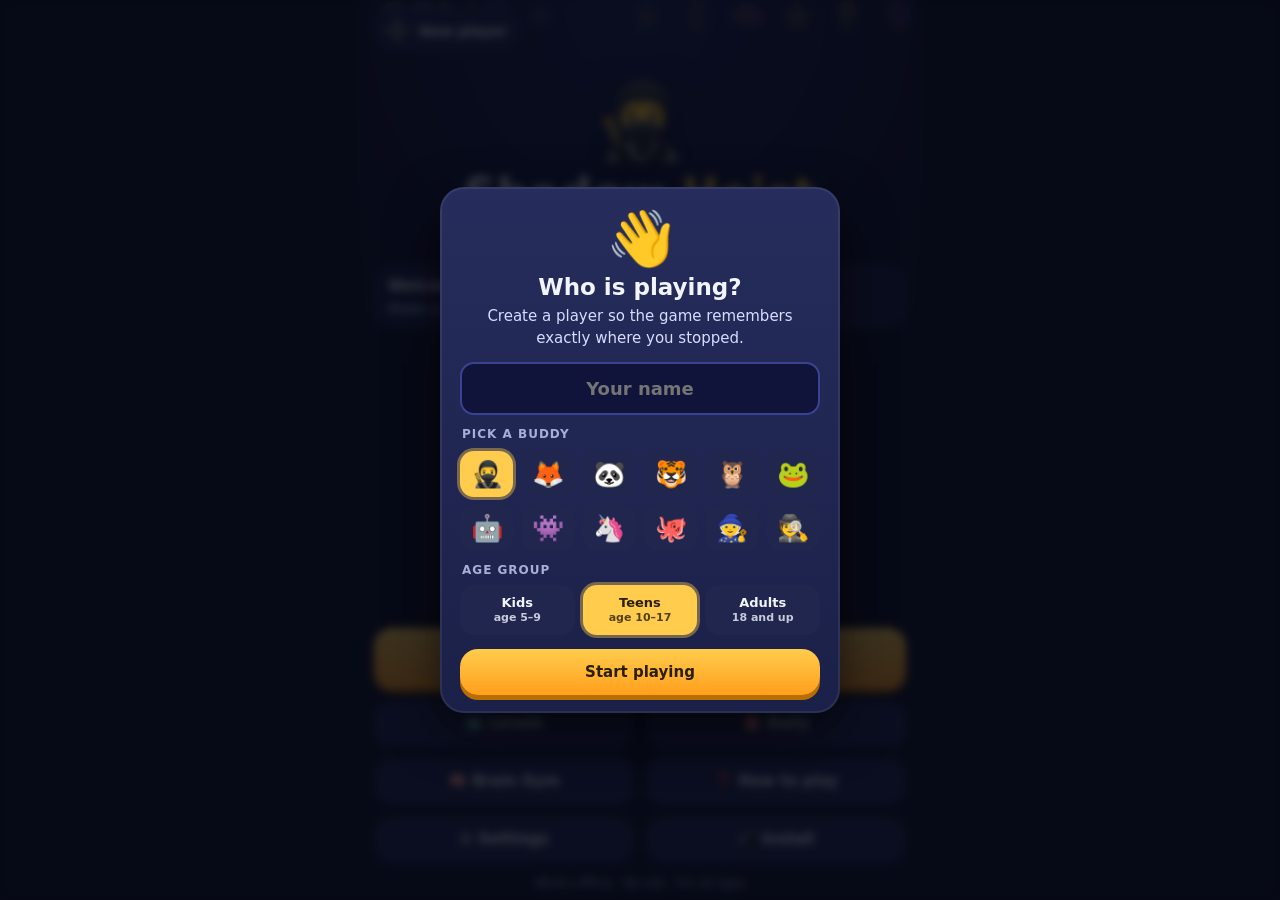
<file: index.html>
<!DOCTYPE html>
<html lang="en">
<head>
<meta charset="utf-8">
<meta name="viewport" content="width=device-width,initial-scale=1,maximum-scale=1,user-scalable=no,viewport-fit=cover">
<meta name="theme-color" content="#0f1220">
<meta name="mobile-web-app-capable" content="yes">
<meta name="apple-mobile-web-app-capable" content="yes">
<meta name="apple-mobile-web-app-status-bar-style" content="black-translucent">
<meta name="apple-mobile-web-app-title" content="Shadow Heist">
<meta name="description" content="Shadow Heist - a stealth logic puzzle game that trains planning and concentration. 117 levels, works offline, no ads.">
<title>Shadow Heist</title>
<link rel="manifest" href="/manifest.webmanifest">
<link rel="icon" href="/icon-192.png">
<link rel="apple-touch-icon" href="/icon-192.png">
<link rel="stylesheet" href="/style.css">
</head>
<body>
<div id="app">

  <!-- LANDING -->
  <section id="s-landing" class="screen active">
    <div class="bg-float" aria-hidden="true"></div>
    <button id="pf-chip" class="chip" aria-label="Switch player"></button>
    <div class="hero">
      <div class="logo-emoji" aria-hidden="true">🥷</div>
      <h1>Shadow <span>Heist</span></h1>
      <p class="tag">Think. Plan. Sneak.</p>
    </div>
    <div id="prog" class="card"></div>
    <div class="menu">
      <button id="b-play" class="btn big primary"></button>
      <div class="row2">
        <button id="b-levels" class="btn">🗺️ Levels</button>
        <button id="b-daily" class="btn">🎯 Daily</button>
      </div>
      <div class="row2">
        <button id="b-brain" class="btn">🧠 Brain Gym</button>
        <button id="b-howto" class="btn">❓ How to play</button>
      </div>
      <div class="row2">
        <button id="b-settings" class="btn">⚙️ Settings</button>
        <button id="b-install" class="btn" hidden>📲 Install</button>
      </div>
    </div>
    <p class="foot">Works offline &middot; No ads &middot; For all ages</p>
  </section>

  <!-- LEVEL MAP -->
  <section id="s-map" class="screen">
    <header class="topbar">
      <button id="m-back" class="icon" aria-label="Back">←</button>
      <h2>Choose a level</h2>
      <div class="pill" id="m-stars"></div>
    </header>
    <div id="map-body" class="scroll"></div>
  </section>

  <!-- GAME -->
  <section id="s-game" class="screen">
    <header class="hud">
      <button id="g-pause" class="icon" aria-label="Pause">☰</button>
      <div class="hud-mid"><div id="g-title"></div><div id="g-sub"></div></div>
      <button id="g-hint" class="icon hint" aria-label="Hint">💡<b id="g-hints">0</b></button>
    </header>
    <div class="stats"><span id="g-gems"></span><span id="g-moves"></span><span id="g-best"></span></div>
    <div id="board-wrap"><canvas id="board"></canvas><div id="board-msg"></div></div>
    <footer class="controls">
      <div class="acts">
        <button id="g-undo" class="btn sm">↶ Undo</button>
        <button id="g-wait" class="btn sm">⏳ Wait</button>
        <button id="g-restart" class="btn sm">⟳ Retry</button>
      </div>
      <div id="dpad" class="dpad" hidden>
        <i></i><button data-m="U" aria-label="Up">▲</button><i></i>
        <button data-m="L" aria-label="Left">◀</button><button data-m="W" aria-label="Wait">•</button><button data-m="R" aria-label="Right">▶</button>
        <i></i><button data-m="D" aria-label="Down">▼</button><i></i>
      </div>
    </footer>
  </section>

</div>

<div id="modal" class="modal-wrap" aria-live="polite"></div>
<div id="toast" role="status"></div>

<script src="/levels.js"></script>
<script src="/engine.js"></script>
<script src="/solver.js"></script>
<script src="/store.js"></script>
<script src="/audio.js"></script>
<script src="/ui.js"></script>
<script src="/board.js"></script>
<script src="/game.js"></script>
</body>
</html>
</file>
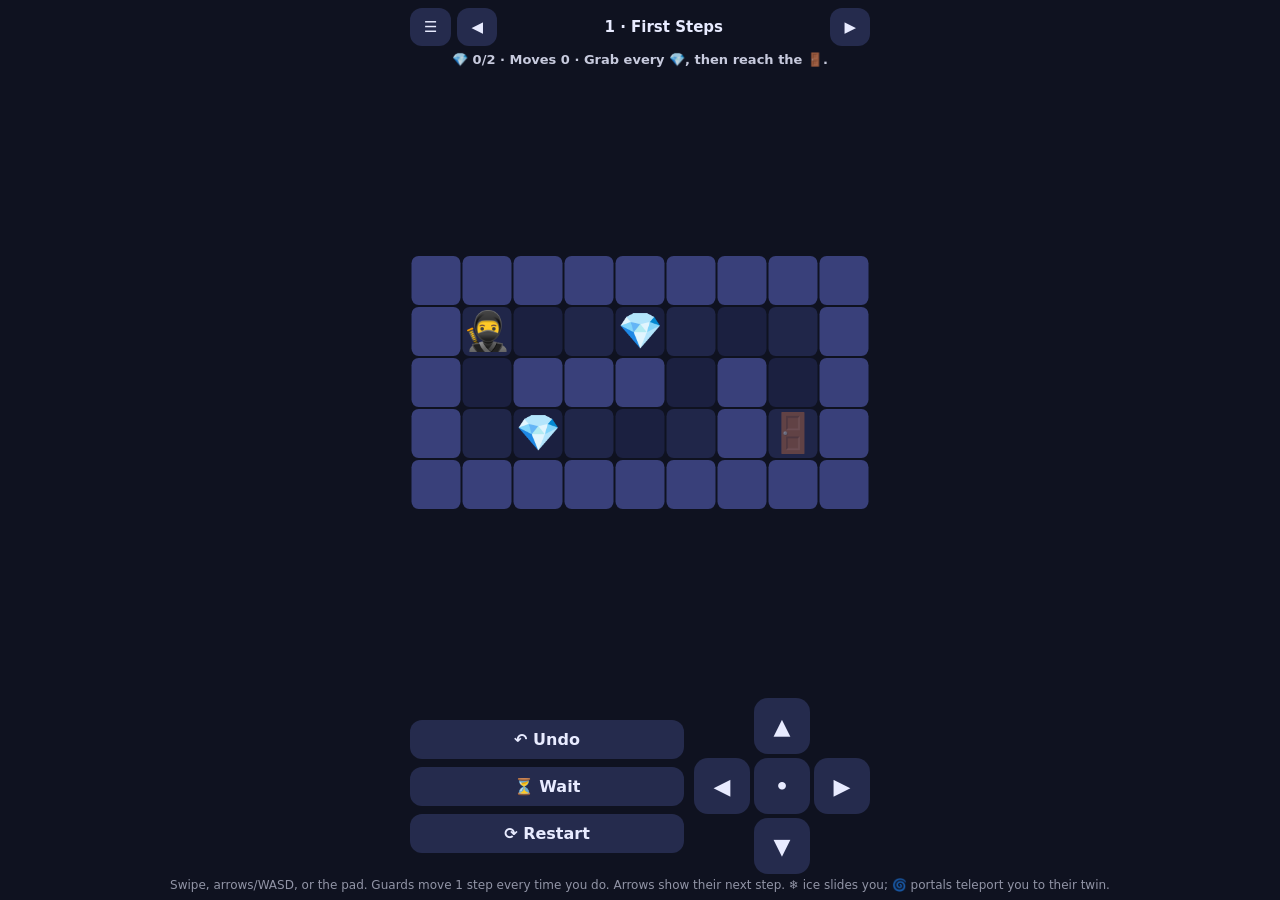
<file: shadow-heist.html>
<!DOCTYPE html>
<html lang="en"><head><meta charset="utf-8">
<meta name="viewport" content="width=device-width,initial-scale=1,maximum-scale=1,user-scalable=no,viewport-fit=cover">
<meta name="mobile-web-app-capable" content="yes"><meta name="apple-mobile-web-app-capable" content="yes">
<title>Shadow Heist</title>
<style>
*{box-sizing:border-box;-webkit-tap-highlight-color:transparent;user-select:none;-webkit-user-select:none}
html,body{margin:0;height:100%;background:#0f1220;color:#e8ebff;font-family:system-ui,-apple-system,sans-serif;overflow:hidden;touch-action:none}
#app{height:100%;display:flex;flex-direction:column;align-items:center;padding:max(8px,env(safe-area-inset-top)) 10px max(8px,env(safe-area-inset-bottom))}
.bar{width:100%;max-width:460px;display:flex;align-items:center;justify-content:space-between;gap:6px;font-weight:700;font-size:15px}
.bar span{flex:1;text-align:center}
button{font:inherit;color:#e8ebff;background:#252b4d;border:0;border-radius:12px;padding:10px 14px;font-weight:700}
button:active{background:#3a4280;transform:scale(.95)}
#wrap{flex:1;min-height:0;width:100%;max-width:460px;margin:6px 0}
canvas{width:100%;height:100%;display:block}
#ctl{width:100%;max-width:460px;display:flex;align-items:center;justify-content:space-between;gap:10px}
.act{display:flex;flex-direction:column;gap:8px;flex:1}
#dp{display:grid;grid-template-columns:repeat(3,56px);grid-template-rows:repeat(3,56px);gap:4px}
#dp button{padding:0;font-size:22px;border-radius:14px}
#ov{position:fixed;inset:0;background:rgba(10,12,28,.88);display:none;flex-direction:column;align-items:center;justify-content:center;gap:14px;text-align:center;padding:20px}
#ov h1{margin:0;font-size:34px}#ov p{margin:0;opacity:.85;max-width:320px;line-height:1.4}
#ov button{background:#ffcc4d;color:#222;font-size:18px;padding:12px 26px}
#menu{position:fixed;inset:0;background:rgba(10,12,28,.97);display:none;flex-direction:column;align-items:center;padding:max(14px,env(safe-area-inset-top)) 14px 14px;overflow-y:auto;touch-action:pan-y}
#gr{display:grid;grid-template-columns:repeat(5,1fr);gap:8px;width:100%;max-width:420px;margin:12px 0}
#gr button{padding:12px 0;font-size:15px}#gr .dn{background:#2d6a4f}#gr .cu{outline:3px solid #ffcc4d}
#hint{font-size:12px;opacity:.6;margin-top:4px;text-align:center}
</style></head>
<body><div id="app">
<div class="bar"><button id="mn">☰</button><button id="pv">◀</button><span id="ti"></span><button id="nx">▶</button></div>
<div class="bar" style="font-size:13px;opacity:.85;margin-top:6px"><span id="st"></span></div>
<div id="wrap"><canvas id="c"></canvas></div>
<div id="ctl">
 <div class="act"><button id="un">↶ Undo</button><button id="wt">⏳ Wait</button><button id="rs">⟳ Restart</button></div>
 <div id="dp"><i></i><button data-d="0,-1">▲</button><i></i><button data-d="-1,0">◀</button><button data-d="0,0">•</button><button data-d="1,0">▶</button><i></i><button data-d="0,1">▼</button><i></i></div>
</div>
<div id="hint">Swipe, arrows/WASD, or the pad. Guards move 1 step every time you do. Arrows show their next step. ❄ ice slides you; 🌀 portals teleport you to their twin.</div>
</div>
<div id="menu"><h2 style="margin:6px 0">Choose level</h2><div id="gr"></div><button id="mc">Close</button></div>
<div id="ov"><h1 id="oh"></h1><p id="op"></p><button id="ob"></button></div>
<script>
// Legend: # wall . floor P you * gem E exit  B crate (push it)
// guards: h→ H← v↓ V↑ (patrol, turn around at walls/crates)
const L=[
{n:"1 · First Steps",t:"Grab every 💎, then reach the 🚪.",m:[
"#########",
"#P..*...#",
"#.###.#.#",
"#.*...#E#",
"#########"]},
{n:"2 · The Patrol",t:"One guard. Time your dash — you can Wait.",m:[
"#########",
"#P......#",
"#.#####.#",
"#.*.h.*.#",
"#.#####.#",
"#......E#",
"#########"]},
{n:"3 · Crossfire",t:"Two guards. Watch their arrows.",m:[
"#########",
"#P..*...#",
"#.#.#.#.#",
"#....H..#",
"#.#.#.#.#",
"#*.v..*E#",
"#########"]},
{n:"4 · Hide & Seek",t:"The corridor is narrow. Find the nook.",m:[
"#########",
"#P......#",
"#.#####.#",
"#.*...*.#",
"#.#######",
"#...h..E#",
"###.#####",
"#########"]},
{n:"5 · Crate Wall",t:"Crates stop guards too. Use them.",m:[
"###########",
"#P...#...*#",
"#.##.#.##.#",
"#.*..B..#.#",
"#.##.#.##.#",
"#....h....#",
"#.##.#.##.#",
"#*...V...E#",
"###########"]},
{n:"6 · Alley",t:"Plan your route.",m:["#######","#..*..#","#.E...#","#..*..#","#...P.#","#######"]},
{n:"7 · Rooftop",t:"Plan your route.",m:["#######","#....E#","#.....#","#*..P.#","#.*...#","#######"]},
{n:"8 · Vault",t:"Plan your route.",m:["#######","#*..P.#","#.....#","#.....#","#..*E.#","#######"]},
{n:"9 · Lobby",t:"Watch the arrows. Timing is everything.",m:["#######","#.EV..#","#.*...#","#P....#","#...*.#","#######"]},
{n:"10 · Archive",t:"Watch the arrows. Timing is everything.",m:["#######","#.EP..#","#.....#","#h..*.#","#...*.#","#######"]},
{n:"11 · Garage",t:"Watch the arrows. Timing is everything.",m:["#######","#..vE.#","#..*..#","#..*..#","#....P#","#######"]},
{n:"12 · Tunnel",t:"Guards turn at walls and crates.",m:["#######","#.....#","#..E.*#","#.H...#","#.B*.P#","#######"]},
{n:"13 · Gallery",t:"Guards turn at walls and crates.",m:["#######","#.B.VE#","#.....#","#...*.#","#P.*..#","#######"]},
{n:"14 · Cellar",t:"Guards turn at walls and crates.",m:["#######","#..*..#","#..*H.#","#P..E.#","#....B#","#######"]},
{n:"15 · Atrium",t:"Guards turn at walls and crates.",m:["#######","#...vE#","#P..*.#","#.*...#","#B....#","#######"]},
{n:"16 · Lab",t:"Guards turn at walls and crates.",m:["#######","#H.**.#","#.....#","#B.E..#","#...P.#","#######"]},
{n:"17 · Dock",t:"Guards turn at walls and crates.",m:["#######","#..*.E#","#.*..B#","#.v...#","#...P.#","#######"]},
{n:"18 · Penthouse",t:"Guards turn at walls and crates.",m:["########","#B.*#*.#","#*....h#","#..E...#","##..P..#","########"]},
{n:"19 · Bunker",t:"Guards turn at walls and crates.",m:["########","#.P..*B#","#*E#...#","#...H*.#","##.....#","########"]},
{n:"20 · Museum",t:"Guards turn at walls and crates.",m:["########","#.V*.###","#B..*..#","#E*....#","#P..##.#","########"]},
{n:"21 · Casino",t:"Guards turn at walls and crates.",m:["########","#*....P#","#..B#.*#","#.H....#","#E#*#V##","#..#####","########"]},
{n:"22 · Subway",t:"Guards turn at walls and crates.",m:["########","##..H..#","#..V.*.#","#.*..E.#","#*#..P##","#B.....#","########"]},
{n:"23 · Library",t:"Guards turn at walls and crates.",m:["########","#P..#*.#","#....B.#","#..*v#.#","#.....V#","##.*.E.#","########"]},
{n:"24 · Harbor",t:"Guards turn at walls and crates.",m:["########","#....P.#","#.B...##","#...E#*#","#h*.H*.#","###...##","########"]},
{n:"25 · Mansion",t:"Guards turn at walls and crates.",m:["########","#......#","#VE#..P#","#...B#.#","#*#.h.*#","#..#..*#","########"]},
{n:"26 · Depot",t:"Guards turn at walls and crates.",m:["########","#..v...#","##.*..B#","#.#....#","#.*..h.#","#*PE##.#","########"]},
{n:"27 · Tower",t:"Guards turn at walls and crates.",m:["########","#.B..#.#","#V#...V#","#*.#*..#","#..P*#.#","#...#.E#","########"]},
{n:"28 · Cargo",t:"Guards turn at walls and crates.",m:["########","#.E..#.#","#..#..*#","#.*.h.V#","#*.#...#","#B...P.#","########"]},
{n:"29 · Studio",t:"Guards turn at walls and crates.",m:["########","#.*E.P##","#.#.####","##.*H..#","#..*hB.#","#..#...#","########"]},
{n:"30 · Bank",t:"Guards turn at walls and crates.",m:["#########","#..*.h..#","#.#.#E*B#","##..#.P.#","#.*...*.#","#..v#...#","#########"]},
{n:"31 · Metro",t:"Guards turn at walls and crates.",m:["#########","#...E.*.#","#P.....##","#..B..V.#","#.#.*...#","##H*.*#.#","#########"]},
{n:"32 · Palace",t:"Guards turn at walls and crates.",m:["#########","##.v...B#","#.H.*.P.#","#*#.#..*#","#.*..#.##","#...E.###","#########"]},
{n:"33 · Foundry",t:"Guards turn at walls and crates.",m:["#########","#*#.#.*##","#......##","#..#.P#.#","#v#..#.B#","#E*H..*.#","#########"]},
{n:"34 · Express",t:"Guards turn at walls and crates.",m:["#########","#.###.#.#","#.##.E..#","#*h..#*B#","#v...*..#","#*#...#P#","#########"]},
{n:"35 · Lounge",t:"Guards turn at walls and crates.",m:["#########","#.*P.##.#","#....E..#","#.v#.h..#","#*..*#.*#","##.B###.#","#########"]},
{n:"36 · Citadel",t:"Guards turn at walls and crates.",m:["#########","#BH.**.##","##...#..#","##.P...##","##*..#V.#","###....*#","###..E..#","#########"]},
{n:"37 · Grid",t:"Guards turn at walls and crates.",m:["#########","##*.h.#.#","##*V.B..#","###..*..#","#P..B#..#","#.#.#.*.#","#.#.#E#.#","#########"]},
{n:"38 · Maze",t:"Guards turn at walls and crates.",m:["#########","#...EP*B#","#h......#","##*.h..*#","#.#..#..#","#.*##.#.#","#.......#","#########"]},
{n:"39 · Loop",t:"Guards turn at walls and crates.",m:["#########","#.#.B..##","#...B#*.#","#*#.#.#.#","#..h..*.#","##....P.#","#*h....E#","#########"]},
{n:"40 · Shaft",t:"Guards turn at walls and crates.",m:["#########","######..#","####..*.#","##B.##EV#","#h......#","#.*.*#P.#","#...*.#.#","#########"]},
{n:"41 · Relay",t:"Guards turn at walls and crates.",m:["#########","#.v##.*.#","#..#.##.#","#*..*##P#","#B...#..#","#..#V...#","#E.H...*#","#########"]},
{n:"42 · Nexus",t:"Guards turn at walls and crates.",m:["##########","##...#..*#","#.*.H##..#","#H....*.##","##B#..P*##","##B..*..E#","#h......##","##########"]},
{n:"43 · Cipher",t:"Guards turn at walls and crates.",m:["##########","#*##.....#","#..##*.#.#","#v..H*####","#.#E.B.#.#","#..*.#...#","#...v.*.P#","##########"]},
{n:"44 · Mirage",t:"Guards turn at walls and crates.",m:["##########","#**H...###","#.E...P#.#","#V#B....H#","#..##*##.#","#*..##*###","#......###","##########"]},
{n:"45 · Eclipse",t:"Guards turn at walls and crates.",m:["##########","##.*h.####","##BB.#####","#.h...#..#","#...*..P##","#...vE.**#","#......#*#","##########"]},
{n:"46 · Phantom",t:"Guards turn at walls and crates.",m:["##########","#.E.BP...#","#.v.....v#","##*......#","##*#..#..#","#*...*#..#","#..#H.*..#","##########"]},
{n:"47 · Echo",t:"Guards turn at walls and crates.",m:["##########","#...hV...#","###..*#E.#","##.*.*.#P#","###...#..#","##**#V...#","#...B...##","##########"]},
{n:"48 · Pulse",t:"Guards turn at walls and crates.",m:["##########","##h*...*.#","#..*##...#","#.....#.B#","#.#H.....#","#.E...P..#","#...h**..#","##########"]},
{n:"49 · Vertex",t:"Guards turn at walls and crates.",m:["##########","##.H.**.B#","#.#..#..E#","#VB#..H..#","#*.##*#..#","#*#..#.P.#","#........#","##########"]},
{n:"50 · Zenith",t:"Guards turn at walls and crates.",m:["##########","#*..P....#","#.h...*.H#","##.##B.#*#","#..#.#.###","##.H....##","#...*#*EB#","##########"]},
{n:"51 · Orbit",t:"Guards turn at walls and crates.",m:["##########","#...*....#","#.*...#..#","##.E##P*##","#.v###...#","#.#..#...#","#...*h...#","#.*B..#v##","##########"]},
{n:"52 · Prism",t:"Guards turn at walls and crates.",m:["##########","#.....#.*#","#*..H..h.#","#.P.E.####","#...*V.###","#.#..*.###","###...B.##","#.*...####","##########"]},
{n:"53 · Rift",t:"Guards turn at walls and crates.",m:["##########","#....#####","#P..v#.###","#...*...##","#..#..**H#","#*.h...###","#....#..##","#..BE.#*##","##########"]},
{n:"54 · Ember",t:"Guards turn at walls and crates.",m:["###########","#..#.*..###","##.#...####","#..B*.*..##","#..#.V.#..#","#B..#.v..*#","#.#.#.*.*P#","#.#.#.V..E#","###########"]},
{n:"55 · Frost",t:"Guards turn at walls and crates.",m:["###########","#.###*#.P.#","#...h.##.##","##*.#.##..#","#.**#..#.##","#.##BV#..E#","##.H..#**.#","#####...#.#","###########"]},
{n:"56 · Onyx",t:"Guards turn at walls and crates.",m:["###########","###.#.....#","#v.*.E...##","#..#..*..##","#.....#...#","#*P....v..#","#.#.H.*..H#","#B.*...#*.#","###########"]},
{n:"57 · Cobalt",t:"Guards turn at walls and crates.",m:["###########","#.#*..#..*#","#..*.h.#.##","##*#*...V##","###.#E##.B#","##...P...##","##.##...H.#","#h....#..*#","###########"]},
{n:"58 · Argon",t:"Guards turn at walls and crates.",m:["###########","###*###...#","##.P##.H*.#","#...*hH**##","##..#E....#","#..B.#...##","#.B#.##V..#","#.*.###..##","###########"]},
{n:"59 · Helix",t:"Guards turn at walls and crates.",m:["###########","#....H**.##","##.#..#*..#","#..#....v.#","#.#*.*.#.##","#.#v.#..#.#","#E.*B#.P#.#","#...#....h#","###########"]},
{n:"60 · Quartz",t:"Guards turn at walls and crates.",m:["###########","#....*...*#","#####..#..#","#BH*....h.#","#.v...#...#","#.*......E#","#...#.*...#","#*..h....P#","###########"]},
{n:"61 · Apex",t:"Guards turn at walls and crates.",m:["###########","#...*..*..#","###BP##.#E#","#.#.#.##..#","#.v...H#.##","#..#V#B..##","##.#*...V.#","#...*.**.##","###########"]},
{n:"62 · Shadow",t:"Guards turn at walls and crates.",m:["###########","##h...#*###","#.#EH.....#","#.B.#.....#","##B##.*h.##","#**..*#.###","#.##.V...##","#..P#.*####","###########"]},
{n:"63 · Ghost",t:"Guards turn at walls and crates.",m:["###########","##.P#######","#.*..######","#B..h.###.#","#*v#.E..*H#","#..##.#v.*#","##.####.#.#","#**##...#.#","###########"]},
{n:"64 · Finale",t:"Guards turn at walls and crates.",m:["###########","#....h#...#","###.*#V...#","####.H..#P#","#*##...#BE#","#h......#.#","#.*#*.*...#","#.*.#..#..#","###########"]},
{n:"65 · Legend",t:"Guards turn at walls and crates.",m:["###########","##.*#.P...#","##.#....#.#","#...#.#..V#","###.*.H*v.#","###.#v.#.E#","##.*#*#...#","#..*B..#..#","###########"]},
{n:"★66 · Glacier",t:"❄ Ice slides you until something blocks you. Guards only move once per slide.",m:["########","#~~....#","#P~.*..#","#....E.#","#.H.*.*#","#...B..#","########"]},
{n:"★67 · Mirror",t:"❄ Ice slides you until something blocks you. Guards only move once per slide.",m:["########","#..*~V.#","#......#","#....*.#","#P~..*.#","#....BE#","########"]},
{n:"★68 · Echo",t:"❄ Ice slides you until something blocks you. Guards only move once per slide.",m:["########","#P..*..#","#.*.~~~#","#...H*.#","#~~~...#","#..B.E.#","########"]},
{n:"★69 · Prism",t:"❄ Ice slides you until something blocks you. Guards only move once per slide.",m:["########","#*..*hB#","#......#","#.1.*.P#","#.1~~*~#","#E~~V..#","########"]},
{n:"★70 · Rift",t:"❄ Ice slides you until something blocks you. Guards only move once per slide.",m:["########","#.~..E.#","#P~.B*.#","#~~~...#","#......#","#h..**.#","########"]},
{n:"★71 · Vortex",t:"❄ Ice slides you until something blocks you. Guards only move once per slide.",m:["########","#..P...#","#...*..#","#.11...#","#~~~*B.#","#.*~v.E#","########"]},
{n:"★72 · Cipher",t:"❄ Ice slides you until something blocks you. Guards only move once per slide.",m:["########","#.~.*..#","#...*..#","#...P..#","#.B~...#","#E.*..H#","########"]},
{n:"★73 · Enigma",t:"❄ Ice slides you until something blocks you. Guards only move once per slide.",m:["########","#..E...#","#.h..*.#","#.~....#","#.~...P#","#**.B~.#","########"]},
{n:"★74 · Paradox",t:"🌀 Portals teleport you to their twin. Guards ignore them.",m:["###########","##B#.#.####","##..V~~~h##","#.*..~1*###","####.~2.###","#B**#~2..##","##P#.~1.E##","#..***~v..#","###########"]},
{n:"★75 · Labyrinth",t:"🌀 Portals teleport you to their twin. Guards ignore them.",m:["#########","#..E.~#.#","#*..1.~~#","###.B#.*#","#...H##.#","#.1#*~~##","#.P#.*h.#","#########"]},
{n:"★76 · Riddle",t:"🌀 Portals teleport you to their twin. Guards ignore them.",m:["########","#~~~1~P#","#~*1.B.#","#~.....#","#...*..#","#.*.hE.#","########"]},
{n:"★77 · Gambit",t:"🌀 Portals teleport you to their twin. Guards ignore them.",m:["##########","##.#....H#","#.*.#*P..#","#.#B*~.#V#","#*~E~#...#","#V.*#2~.##","#2*.#B1.1#","##########"]},
{n:"★78 · Zugzwang",t:"🌀 Portals teleport you to their twin. Guards ignore them.",m:["##########","#*#.##*~~#","#.#~B.*.B#","#~.~#*H..#","#..~###..#","#.#~##E..#","#.P~*~1v1#","##########"]},
{n:"★79 · Sphinx",t:"🌀 Portals teleport you to their twin. Guards ignore them.",m:["##########","##V.1.*B2#","#.*.*#B.##","#..P#.#.1#","#..~~~.*~#","##h~.....#","#.2*~.E*##","##########"]},
{n:"★80 · Oracle",t:"🌀 Portals teleport you to their twin. Guards ignore them.",m:["########","#~1....#","#E*~...#","#*vB.P.#","#.*.1..#","#H....*#","########"]},
{n:"★81 · Axiom",t:"🌀 Portals teleport you to their twin. Guards ignore them.",m:["##########","###..#2*V#","#.h..~.*.#","##..2~.P.#","#.E##B~~*#","#.#B.#**1#","#...#.1#.#","##.*h~...#","##########"]},
{n:"★82 · Theorem",t:"🌀 Portals teleport you to their twin. Guards ignore them.",m:["###########","#...**...E#","#1P2.~#.#~#","#..#*....~#","#~*H..*h.~#","#B#..##...#","##12#B..*.#","#....h.#~##","###########"]},
{n:"★83 · Matrix",t:"🌀 Portals teleport you to their twin. Guards ignore them.",m:["#########","#..v~#.P#","#1*.B#.~#","#..*.~.~#","#.E**#.~#","#..v.#.1#","#########"]},
{n:"★84 · Fractal",t:"Combine ice, portals and crates. Think several moves ahead.",m:["#########","#*#..~E.#","#V..#1~.#","#~~.1#~.#","#..P.*B*#","##.*...h#","#########"]},
{n:"★85 · Tesseract",t:"Combine ice, portals and crates. Think several moves ahead.",m:["###########","#..h.1..*E#","#..#**.h#~#","#*~..H..#.#","#.##*#.~~2#","#..~#..*..#","##*~.##P~B#","#.1..2...B#","###########"]},
{n:"★86 · Nemesis",t:"Combine ice, portals and crates. Think several moves ahead.",m:["#########","#*..*H###","#.#P.*###","#V.....##","#~.*#...#","#~~1~~.E#","#~B.*~1##","#########"]},
{n:"★87 · Abyss",t:"Combine ice, portals and crates. Think several moves ahead.",m:["##########","#...#.##1#","#..##H.*.#","#*B~B~#.1#","#*E#...#.#","#.*h~~P#.#","#.#~~#~*.#","##########"]},
{n:"★88 · Cascade",t:"Combine ice, portals and crates. Think several moves ahead.",m:["#########","#.~###~*#","#*..###v#","#P#.*#..#","#*.B~~#.#","#1.#V..1#","##*....E#","#########"]},
{n:"★89 · Pinnacle",t:"Combine ice, portals and crates. Think several moves ahead.",m:["#########","#v.#*~#.#","#.#....1#","#*~~H.#.#","#..*.B#E#","#.P.1..*#","#..#~~..#","#########"]},
{n:"★90 · Chimera",t:"Combine ice, portals and crates. Think several moves ahead.",m:["#########","###.~.1.#","#*#V~B~E#","#*#*1...#","#...P..##","#**...H##","#..#..~##","#########"]},
{n:"★91 · Kraken",t:"Combine ice, portals and crates. Think several moves ahead.",m:["##########","##2..~.*##","##.*#h*..#","##BH~~.~B#","#.E..1.P.#","#..*h#.~1#","#..2*.*~##","##########"]},
{n:"★92 · Obsidian",t:"Combine ice, portals and crates. Think several moves ahead.",m:["###########","#...*2.####","#1.E*B#..##","#.1~#*.~###","##~~~h.H###","#..~.~H**.#","#..~2..##.#","#..B*P.~~*#","###########"]},
{n:"★93 · Warden",t:"Combine ice, portals and crates. Think several moves ahead.",m:["#########","#.*#..#E#","#*...H..#","##~..~*1#","#..1..B.#","##V..~P*#","#########"]},
{n:"★94 · Phoenix",t:"Combine ice, portals and crates. Think several moves ahead.",m:["##########","#1......h#","#B.~~~#~~#","#...#*..*#","#P..#~1~*#","#*#..B.2##","#.#.*.h2E#","##########"]},
{n:"★95 · Wraith",t:"Combine ice, portals and crates. Think several moves ahead.",m:["##########","#~~E#.*.P#","#.V#.#~2B#","#....2.#.#","##*..~..V#","#**..1..~#","#.*1.B#.*#","##########"]},
{n:"★96 · Titan",t:"Combine ice, portals and crates. Think several moves ahead.",m:["###########","#.*P*#~2.##","#~~1#*~#*.#","##..#.##..#","#V..#..2V.#","#.~.......#","#.E.*..#*B#","#*..1V#..B#","###########"]},
{n:"★97 · Leviathan",t:"Combine ice, portals and crates. Think several moves ahead.",m:["###########","#..*..#.~.#","#.v2#E#.###","#...#.*BB~#","#~~..#..~~#","##~h*.**.2#","##V.~~#*.~#","#.1*...1#P#","###########"]},
{n:"★98 · Eclipse",t:"Combine ice, portals and crates. Think several moves ahead.",m:["#########","##*.E#~*#","#1#.#.*##","#~~V.B..#","#*.~H...#","#1.~...P#","#########"]},
{n:"★99 · Nebula",t:"Combine ice, portals and crates. Think several moves ahead.",m:["##########","#E...###v#","#.#2B*#..#","#.1#2.B..#","#...#V.#*#","#1P#.~*..#","#~~~~.H*.#","#~.*.##*.#","##########"]},
{n:"★100 · Singularity",t:"Combine ice, portals and crates. Think several moves ahead.",m:["###########","#~..~E*#..#","##1##B.##*#","#.#.B..*..#","#1*.2#.*.##","#.#..~.*v.#","#h...~*..##","#~#v.~P#2.#","###########"]},
{n:"★101 · Infinity",t:"Combine ice, portals and crates. Think several moves ahead.",m:["###########","#.~#*B.*B.#","#.V.~~~2~.#","#..*....#E#","#*....#1#.#","#*.#V1..~~#","##.*..P.~~#","#..##*.#2v#","###########"]},
{n:"★102 · Omega",t:"Combine ice, portals and crates. Think several moves ahead.",m:["#########","#~~#....#","#...*.H*#","#P#~~~#.#","#*.B.V1##","##..E...#","#*.*1...#","#########"]},
{n:"★103 · Apex",t:"Combine ice, portals and crates. Think several moves ahead.",m:["###########","#P.#~Bh...#","#..#~v#1..#","#.1#...2..#","#.*E*.B~~.#","#.*~..*.#.#","##....#.~*#","##V*.#.2*~#","###########"]},
{n:"★104 · Genius",t:"Combine ice, portals and crates. Think several moves ahead.",m:["##########","#~P.#~~~.#","##1##*.*~#","#.B......#","#...*.B2E#","#1.#..h.2#","#.#**.h..#","##########"]},
{n:"★105 · Glacier",t:"Combine ice, portals and crates. Think several moves ahead.",m:["###########","##.~~*.#~2#","#*#..**.2.#","#~..B....1#","#*.....E..#","#P~~~~H.#.#","#..V..H#..#","#.B1.~~*#.#","###########"]}
];
const $=id=>document.getElementById(id),cv=$("c"),x=cv.getContext("2d");
let lv=0,g,hist=[],best={},shake=0;
try{best=JSON.parse(localStorage.getItem("shadowheist")||"{}")}catch(e){}
const saveB=()=>{try{localStorage.setItem("shadowheist",JSON.stringify(best))}catch(e){}};
const k=(a,b)=>b*g.w+a;
function init(i){
 lv=(i+L.length)%L.length;const m=L[lv].m;const pp={};
 g={w:m[0].length,h:m.length,wall:new Set(),gems:new Set(),box:new Set(),gd:[],ice:new Set(),por:{},pic:{},p:null,e:null,moves:0,st:"play"};
 m.forEach((r,y)=>[...r].forEach((c,a)=>{
  if(c=="#")g.wall.add(k(a,y));
  else if(c=="~")g.ice.add(k(a,y));
  else if(c>="1"&&c<="9")(pp[c]=pp[c]||[]).push({x:a,y,c});
  else if(c=="*")g.gems.add(k(a,y));
  else if(c=="B")g.box.add(k(a,y));
  else if(c=="P")g.p={x:a,y};
  else if(c=="E")g.e={x:a,y};
  else if("hHvV".includes(c))g.gd.push({x:a,y,dx:c=="h"?1:c=="H"?-1:0,dy:c=="v"?1:c=="V"?-1:0});
 }));
 for(const c in pp){const v=pp[c];if(v.length==2){const A=k(v[0].x,v[0].y),B=k(v[1].x,v[1].y);g.por[A]=v[1];g.por[B]=v[0];g.pic[A]=g.pic[B]=c}}
 g.total=g.gems.size;hist=[];try{localStorage.setItem("shadowheist_last",lv)}catch(e){}$("ov").style.display="none";ui();fit();
}
const snap=()=>JSON.stringify({p:g.p,gems:[...g.gems],box:[...g.box],gd:g.gd,moves:g.moves});
function restore(s){s=JSON.parse(s);g.p=s.p;g.gems=new Set(s.gems);g.box=new Set(s.box);g.gd=s.gd;g.moves=s.moves;g.st="play";$("ov").style.display="none"}
const guardAt=(a,b)=>g.gd.some(o=>o.x==a&&o.y==b);
const solid=(a,b)=>g.wall.has(k(a,b))||g.box.has(k(a,b));
function step(dx,dy){
 if(g.st!="play")return;
 const s=snap(),px=g.p.x,py=g.p.y;let nx=px,ny=py;
 if(dx||dy){
  nx=px+dx;ny=py+dy;
  if(g.wall.has(k(nx,ny))){shake=6;return}
  if(g.box.has(k(nx,ny))){
   const bx=nx+dx,by=ny+dy;
   if(solid(bx,by)||g.gems.has(k(bx,by))||(bx==g.e.x&&by==g.e.y)||guardAt(bx,by)||g.por[k(bx,by)]){shake=6;return}
   g.box.delete(k(nx,ny));g.box.add(k(bx,by));
  }
  const q=g.por[k(nx,ny)];if(q){nx=q.x;ny=q.y}
 }
 hist.push(s);g.moves++;
 if(dx||dy){
  for(;;){g.gems.delete(k(nx,ny));g.p={x:nx,y:ny};if(guardAt(nx,ny))return lose();
   if(!g.ice.has(k(nx,ny)))break;const ax=nx+dx,ay=ny+dy;if(solid(ax,ay))break;nx=ax;ny=ay}
 }else g.gems.delete(k(nx,ny));
 if(!g.gems.size&&nx==g.e.x&&ny==g.e.y)return win();
 let caught=false;
 for(const o of g.gd){
  const ox=o.x,oy=o.y;
  let tx=ox+o.dx,ty=oy+o.dy;
  if(solid(tx,ty)){o.dx*=-1;o.dy*=-1;tx=ox+o.dx;ty=oy+o.dy;if(solid(tx,ty))continue}
  o.x=tx;o.y=ty;
  if((tx==nx&&ty==ny)||(tx==px&&ty==py&&ox==nx&&oy==ny))caught=true;
 }
 if(caught)return lose();
 ui();draw();
}
function undo(){if(hist.length){restore(hist.pop());ui();draw()}}
function lose(){g.st="lose";shake=14;buzz();ui();draw();ov("Busted! 🚨","A guard caught you. Think about the timing.","Undo last move",()=>undo())}
function win(){
 g.st="win";const b=best[lv];if(!b||g.moves<b)best[lv]=g.moves;saveB();ui();draw();
 const last=lv==L.length-1;
 ov(last?"Master Thief! 🏆":"Level clear! 🎉","Moves: "+g.moves+" · Best: "+best[lv],last?"Play again":"Next level",()=>init(lv+1));
}
function ov(h,p,b,f){$("oh").textContent=h;$("op").textContent=p;$("ob").textContent=b;$("ob").onclick=f;$("ov").style.display="flex"}
function buzz(){try{navigator.vibrate&&navigator.vibrate(80)}catch(e){}}
function menu(){
 const gr=$("gr");gr.innerHTML="";
 L.forEach((l,i)=>{const b=document.createElement("button");b.textContent=(i+1)+(best[i]?" ✓":"");
  if(best[i])b.className="dn";if(i==lv)b.className+=" cu";
  b.onclick=()=>{$("menu").style.display="none";init(i)};gr.appendChild(b)});
 $("menu").style.display="flex";
}
function ui(){
 $("ti").textContent=L[lv].n;
 $("st").textContent="💎 "+(g.total-g.gems.size)+"/"+g.total+"  ·  Moves "+g.moves+(best[lv]?"  ·  Best "+best[lv]:"")+"  ·  "+L[lv].t;
}
function fit(){
 const r=$("wrap").getBoundingClientRect(),d=window.devicePixelRatio||1;
 cv.width=Math.max(10,r.width*d);cv.height=Math.max(10,r.height*d);draw();
}
function draw(){
 if(!g)return;
 const W=cv.width,H=cv.height,cs=Math.floor(Math.min(W/g.w,H/g.h)),ox=(W-cs*g.w)/2,oy=(H-cs*g.h)/2;
 x.clearRect(0,0,W,H);
 let sx=0,sy=0;if(shake>0){sx=(Math.random()-.5)*shake;sy=(Math.random()-.5)*shake;shake--;requestAnimationFrame(draw)}
 x.save();x.translate(ox+sx,oy+sy);
 x.textAlign="center";x.textBaseline="middle";
 const ready=!g.gems.size;
 for(let b=0;b<g.h;b++)for(let a=0;a<g.w;a++){
  const w=g.wall.has(k(a,b));
  x.fillStyle=w?"#39407a":((a+b)%2?"#1b2040":"#202649");
  x.beginPath();x.roundRect(a*cs+1,b*cs+1,cs-2,cs-2,cs*.14);x.fill();
 }
 const em=(s,a,b,sc)=>{x.font=(cs*sc)+"px serif";x.fillText(s,a*cs+cs/2,b*cs+cs/2+cs*.04)};
 g.ice.forEach(i=>{x.fillStyle="rgba(120,210,255,.38)";x.fillRect((i%g.w)*cs+1,Math.floor(i/g.w)*cs+1,cs-2,cs-2);em("❄",i%g.w,Math.floor(i/g.w),.4)});
 for(const i in g.por)em(["🌀","🔮","🧿","🌐"][g.pic[i]-1]||"🌀",+i%g.w,Math.floor(+i/g.w),.7);
 x.globalAlpha=ready?1:.45;em("🚪",g.e.x,g.e.y,.75);x.globalAlpha=1;
 if(ready){x.strokeStyle="#ffcc4d";x.lineWidth=3;x.strokeRect(g.e.x*cs+3,g.e.y*cs+3,cs-6,cs-6)}
 g.gems.forEach(i=>em("💎",i%g.w,Math.floor(i/g.w),.7));
 g.box.forEach(i=>em("📦",i%g.w,Math.floor(i/g.w),.75));
 for(const o of g.gd){
  x.fillStyle="rgba(255,60,80,.25)";x.fillRect(o.x*cs+1,o.y*cs+1,cs-2,cs-2);
  em("👮",o.x,o.y,.72);
  em(o.dx>0?"➡️":o.dx<0?"⬅️":o.dy>0?"⬇️":"⬆️",o.x+o.dx*.38,o.y+o.dy*.38,.28);
 }
 em(g.st=="lose"?"😵":"🥷",g.p.x,g.p.y,.75);
 x.restore();
}
// input
const dirs={ArrowUp:[0,-1],ArrowDown:[0,1],ArrowLeft:[-1,0],ArrowRight:[1,0],w:[0,-1],s:[0,1],a:[-1,0],d:[1,0]};
addEventListener("keydown",e=>{
 const d=dirs[e.key];
 if(d){e.preventDefault();step(...d)}
 else if(e.key==" "){e.preventDefault();step(0,0)}
 else if(e.key=="z"||e.key=="u")undo();
 else if(e.key=="r")init(lv);
});
document.querySelectorAll("#dp button").forEach(b=>b.addEventListener("pointerdown",e=>{e.preventDefault();const[d,f]=b.dataset.d.split(",").map(Number);step(d,f)}));
$("un").onclick=undo;$("wt").onclick=()=>step(0,0);$("rs").onclick=()=>init(lv);
$("mn").onclick=menu;$("mc").onclick=()=>$("menu").style.display="none";
$("pv").onclick=()=>init(lv-1);$("nx").onclick=()=>init(lv+1);
let t0=null;
$("wrap").addEventListener("touchstart",e=>{t0=e.touches[0]},{passive:true});
$("wrap").addEventListener("touchend",e=>{
 if(!t0)return;const t=e.changedTouches[0],dx=t.clientX-t0.clientX,dy=t.clientY-t0.clientY;t0=null;
 if(Math.max(Math.abs(dx),Math.abs(dy))<24)return step(0,0);
 Math.abs(dx)>Math.abs(dy)?step(dx>0?1:-1,0):step(0,dy>0?1:-1);
});
addEventListener("resize",fit);
let st0=0;try{st0=parseInt(localStorage.getItem("shadowheist_last"))||0}catch(e){}
init(st0<L.length?st0:0);
</script></body></html>
</file>
<file: style.css>
:root{
  --bg:#0d1020;--bg2:#171b3a;--card:#20264d;--card2:#2b3366;--ink:#f2f4ff;--mute:#a7aed8;
  --gold:#ffcc4d;--gold2:#ff9f1c;--green:#3ddc97;--red:#ff5d73;--blue:#62b6ff;--violet:#9b7bff;
  --r:18px;--safe-t:env(safe-area-inset-top,0px);--safe-b:env(safe-area-inset-bottom,0px);
}
*{box-sizing:border-box;-webkit-tap-highlight-color:transparent;-webkit-user-select:none;user-select:none}
html,body{margin:0;height:100%;background:var(--bg);color:var(--ink);font-family:system-ui,-apple-system,"Segoe UI",Roboto,sans-serif;overflow:hidden;touch-action:manipulation;overscroll-behavior:none}
button{font:inherit;color:inherit;border:0;cursor:pointer}
input{font:inherit;-webkit-user-select:text;user-select:text}
#app{position:fixed;inset:0;max-width:560px;margin:0 auto}
.screen{position:absolute;inset:0;display:none;flex-direction:column;padding:calc(var(--safe-t) + 10px) 14px calc(var(--safe-b) + 10px);background:radial-gradient(120% 80% at 50% 0%,#1d2350 0%,var(--bg) 62%)}
.screen.active{display:flex;animation:fade .25s ease}
@keyframes fade{from{opacity:0;transform:translateY(8px)}to{opacity:1;transform:none}}
.scroll{flex:1;min-height:0;overflow-y:auto;-webkit-overflow-scrolling:touch;touch-action:pan-y;padding-bottom:20px}

/* buttons */
.btn{background:var(--card);padding:14px 12px;border-radius:var(--r);font-weight:700;font-size:15px;box-shadow:0 4px 0 #11153a;transition:transform .08s,filter .15s}
.btn:active{transform:translateY(3px);box-shadow:0 1px 0 #11153a}
.btn.primary{background:linear-gradient(180deg,var(--gold),var(--gold2));color:#2a1d00;box-shadow:0 5px 0 #b86f00}
.btn.primary:active{box-shadow:0 2px 0 #b86f00}
.btn.good{background:var(--green);color:#06301f;box-shadow:0 4px 0 #1b8a5c}
.btn.bad{background:var(--red);color:#3a0510;box-shadow:0 4px 0 #a22c3f}
.btn.big{font-size:20px;padding:18px 14px}
.btn.sm{padding:11px 6px;font-size:13px;flex:1}
.btn[disabled]{opacity:.45;pointer-events:none}
.icon{background:var(--card);width:46px;height:46px;border-radius:14px;font-size:20px;font-weight:800;flex:none;position:relative}
.icon:active{background:var(--card2)}
.chip{background:var(--card);border-radius:30px;padding:8px 14px 8px 10px;font-weight:700;font-size:14px;align-self:flex-start;display:flex;align-items:center;gap:8px;position:relative;z-index:2}
.chip .av{font-size:22px}
.pill{background:var(--card);border-radius:20px;padding:8px 12px;font-weight:800;font-size:13px;white-space:nowrap}

/* landing */
#s-landing{align-items:stretch;justify-content:flex-start;overflow:hidden}
.bg-float{position:absolute;inset:0;pointer-events:none;overflow:hidden}
.bg-float span{position:absolute;font-size:28px;opacity:.16;animation:drift linear infinite}
@keyframes drift{from{transform:translateY(110vh) rotate(0)}to{transform:translateY(-20vh) rotate(360deg)}}
.hero{text-align:center;margin:3vh 0 2.5vh;position:relative;z-index:1}
.logo-emoji{font-size:74px;animation:bob 2.4s ease-in-out infinite;filter:drop-shadow(0 8px 18px rgba(0,0,0,.5))}
@keyframes bob{50%{transform:translateY(-8px)}}
h1{margin:4px 0 0;font-size:44px;letter-spacing:1px;font-weight:900}
h1 span{color:var(--gold)}
.tag{margin:6px 0 0;color:var(--mute);font-weight:600;letter-spacing:2px;font-size:14px}
.card{position:relative;z-index:1;background:rgba(32,38,77,.75);border-radius:var(--r);padding:12px 14px;margin:0 0 14px;box-shadow:inset 0 0 0 1px rgba(255,255,255,.07);font-size:13px}
.card b{font-size:15px}
.card .t{height:10px;border-radius:6px;background:#10143a;overflow:hidden;margin:8px 0 6px}
.card .t i{display:block;height:100%;background:linear-gradient(90deg,var(--gold),var(--green));border-radius:6px}
.card .m{display:flex;justify-content:space-between;color:var(--mute);font-weight:700}
.menu{display:flex;flex-direction:column;gap:12px;position:relative;z-index:1;margin-top:auto}
.row2{display:grid;grid-template-columns:1fr 1fr;gap:12px}
.row2 .btn[hidden]{display:none}
.row2:has(#b-install[hidden]) #b-settings{grid-column:1/-1}
.foot{text-align:center;color:var(--mute);font-size:12px;margin:14px 0 0;position:relative;z-index:1}

/* top bars */
.topbar,.hud{display:flex;align-items:center;gap:10px}
.topbar h2{flex:1;margin:0;font-size:19px}
.hud-mid{flex:1;text-align:center;min-width:0}
#g-title{font-weight:900;font-size:17px;white-space:nowrap;overflow:hidden;text-overflow:ellipsis}
#g-sub{font-size:12px;color:var(--mute);font-weight:600}
.icon.hint b{position:absolute;right:-5px;top:-6px;background:var(--gold);color:#2a1d00;border-radius:10px;font-size:11px;min-width:20px;padding:2px 4px}
.icon.hint.glow{animation:glow 1.1s ease-in-out infinite}
@keyframes glow{50%{box-shadow:0 0 0 6px rgba(255,204,77,.35)}}

/* map */
.world{margin:16px 0 6px;background:var(--card);border-radius:var(--r);padding:12px 14px}
.world h3{margin:0;font-size:17px;display:flex;align-items:center;gap:8px}
.world p{margin:4px 0 0;font-size:12px;color:var(--mute)}
.world .skill{display:inline-block;margin-top:6px;font-size:11px;font-weight:800;background:var(--card2);padding:3px 9px;border-radius:12px;color:var(--gold)}
.world.locked{opacity:.5}
.grid{display:grid;grid-template-columns:repeat(5,1fr);gap:9px;margin-top:10px}
.lvl{aspect-ratio:1;border-radius:14px;background:var(--card2);font-weight:900;font-size:17px;display:flex;flex-direction:column;align-items:center;justify-content:center;line-height:1.05;position:relative}
.lvl small{font-size:10px;letter-spacing:-1px;margin-top:2px;color:var(--gold)}
.lvl.done{background:#1e5a4a}
.lvl.now{outline:3px solid var(--gold);background:var(--card2);animation:glow 1.4s infinite}
.lvl.lock{background:#161a38;color:#555d92}
.lvl.skip{background:#3a3560}

/* game */
.stats{display:flex;justify-content:space-between;font-size:13px;font-weight:700;color:var(--mute);margin:8px 2px 4px}
#board-wrap{flex:1;min-height:0;position:relative;border-radius:20px;background:#0a0d22;box-shadow:inset 0 0 0 2px #20264d;overflow:hidden;touch-action:none}
#board{width:100%;height:100%;display:block}
#board-msg{position:absolute;left:0;right:0;top:10px;text-align:center;font-weight:800;font-size:14px;pointer-events:none;opacity:0;transition:opacity .3s}
#board-msg.show{opacity:1}
#board-msg span{background:rgba(13,16,32,.85);padding:6px 14px;border-radius:14px;display:inline-block}
.controls{display:flex;align-items:center;gap:10px;margin-top:10px}
.acts{display:flex;flex-direction:column;gap:8px;flex:1}
.dpad{display:grid;grid-template-columns:repeat(3,54px);grid-template-rows:repeat(3,54px);gap:4px}
.dpad[hidden]{display:none}
.dpad button{background:var(--card);border-radius:14px;font-size:20px;padding:0}
.dpad button:active{background:var(--card2)}
.controls:not(:has(.dpad:not([hidden]))) .acts{flex-direction:row}

/* modal */
.modal-wrap{position:fixed;inset:0;display:none;align-items:center;justify-content:center;background:rgba(6,8,20,.78);padding:18px;z-index:50;backdrop-filter:blur(4px)}
.modal-wrap.open{display:flex}
.modal{width:100%;max-width:400px;max-height:90vh;overflow-y:auto;background:linear-gradient(180deg,#262d5c,#1b2048);border-radius:24px;padding:22px 20px 18px;text-align:center;box-shadow:0 18px 50px rgba(0,0,0,.6),inset 0 0 0 2px rgba(255,255,255,.07);animation:pop .28s cubic-bezier(.2,1.4,.4,1);touch-action:pan-y}
@keyframes pop{from{transform:scale(.8);opacity:0}to{transform:none;opacity:1}}
.modal .em{font-size:54px;line-height:1.1}
.modal h2{margin:6px 0 4px;font-size:23px;font-weight:900}
.modal p{margin:6px 0;color:#d8dcff;line-height:1.45;font-size:15px}
.modal .tip{background:rgba(255,204,77,.12);border:1px solid rgba(255,204,77,.35);border-radius:14px;padding:10px 12px;margin:12px 0;text-align:left;font-size:13.5px}
.modal .tip b{color:var(--gold)}
.modal .btns{display:flex;flex-direction:column;gap:10px;margin-top:14px}
.modal .btns.row{flex-direction:row}
.modal .btns.row .btn{flex:1}
.stars{font-size:46px;letter-spacing:6px;margin:6px 0}
.stars i{font-style:normal;display:inline-block;filter:grayscale(1) opacity(.35)}
.stars i.on{filter:none;animation:starpop .5s cubic-bezier(.2,1.8,.4,1) both}
@keyframes starpop{from{transform:scale(0) rotate(-90deg)}to{transform:none}}
.kv{display:flex;justify-content:center;gap:10px;flex-wrap:wrap;margin:8px 0}
.kv span{background:var(--card);border-radius:12px;padding:7px 12px;font-weight:800;font-size:14px}
.field{width:100%;padding:14px;border-radius:14px;border:2px solid #3a4390;background:#10143a;color:var(--ink);font-size:18px;font-weight:700;text-align:center;margin-top:6px}
.field:focus{outline:none;border-color:var(--gold)}
.avatars{display:grid;grid-template-columns:repeat(6,1fr);gap:8px;margin:10px 0}
.avatars button,.seg button{background:var(--card);border-radius:14px;padding:8px 0;font-size:26px}
.avatars button.sel,.seg button.sel{background:var(--gold);color:#2a1d00;box-shadow:0 0 0 3px rgba(255,204,77,.4)}
.seg{display:grid;grid-template-columns:repeat(3,1fr);gap:8px;margin:8px 0}
.seg button{font-size:13px;font-weight:800;padding:10px 4px;line-height:1.25}
.seg button small{display:block;font-weight:600;font-size:11px;opacity:.8}
.lab{text-align:left;font-size:12px;font-weight:800;color:var(--mute);margin:12px 2px 0;letter-spacing:1px;text-transform:uppercase}
.list{display:flex;flex-direction:column;gap:8px;margin:10px 0}
.item{display:flex;align-items:center;gap:12px;background:var(--card);border-radius:14px;padding:10px 12px;text-align:left;width:100%}
.item .av{font-size:30px}
.item .meta{flex:1;min-width:0}
.item .meta b{display:block}
.item .meta small{color:var(--mute)}
.item.sel{outline:2px solid var(--gold)}
.sw{display:flex;align-items:center;justify-content:space-between;background:var(--card);border-radius:14px;padding:12px 14px;font-weight:700;width:100%;text-align:left}
.sw i{width:46px;height:26px;border-radius:14px;background:#3a4390;position:relative;transition:background .2s;flex:none}
.sw i:after{content:"";position:absolute;left:3px;top:3px;width:20px;height:20px;border-radius:50%;background:#fff;transition:transform .2s}
.sw.on i{background:var(--green)}
.sw.on i:after{transform:translateX(20px)}
.bar{text-align:left;margin:10px 0}
.bar div.l{display:flex;justify-content:space-between;font-weight:800;font-size:13px;margin-bottom:4px}
.bar div.t{height:12px;border-radius:8px;background:#10143a;overflow:hidden}
.bar div.t i{display:block;height:100%;border-radius:8px;background:linear-gradient(90deg,var(--blue),var(--violet))}
.how{text-align:left;font-size:14px}
.how li{margin:7px 0}
.spin{display:inline-block;animation:spin 1s linear infinite}
@keyframes spin{to{transform:rotate(360deg)}}
textarea.field{height:90px;font-size:12px;resize:none}

#toast{position:fixed;left:50%;top:calc(var(--safe-t) + 74px);transform:translate(-50%,-20px);background:#fff;color:#14183a;padding:10px 18px;border-radius:20px;font-weight:800;font-size:14px;opacity:0;pointer-events:none;transition:all .3s;z-index:80;max-width:86vw;text-align:center}
#toast.show{opacity:1;transform:translate(-50%,0)}

@media (max-height:640px){.logo-emoji{font-size:54px}h1{font-size:36px}.btn.big{padding:14px}.hero{margin:1vh 0}}
@media (prefers-reduced-motion:reduce){*{animation-duration:.01ms!important}}
body.reduce *{animation-duration:.01ms!important}
</file>
